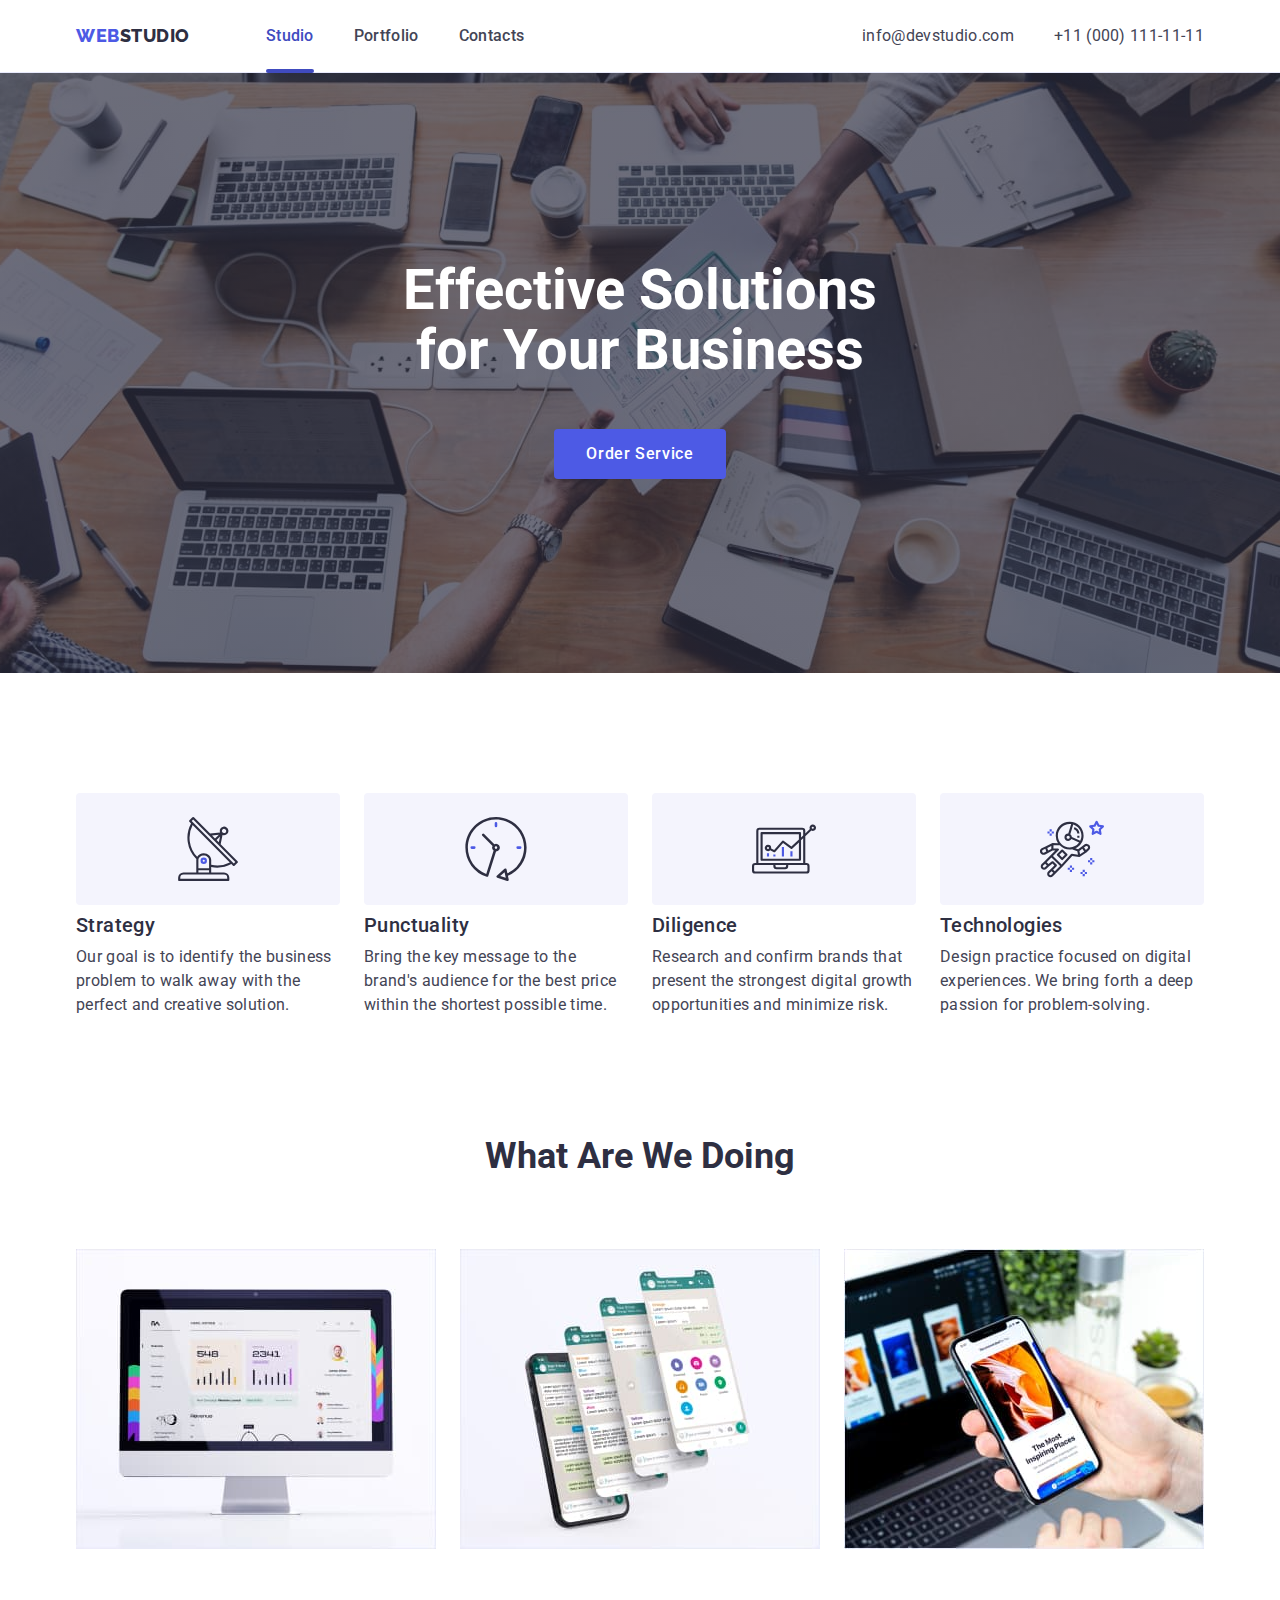
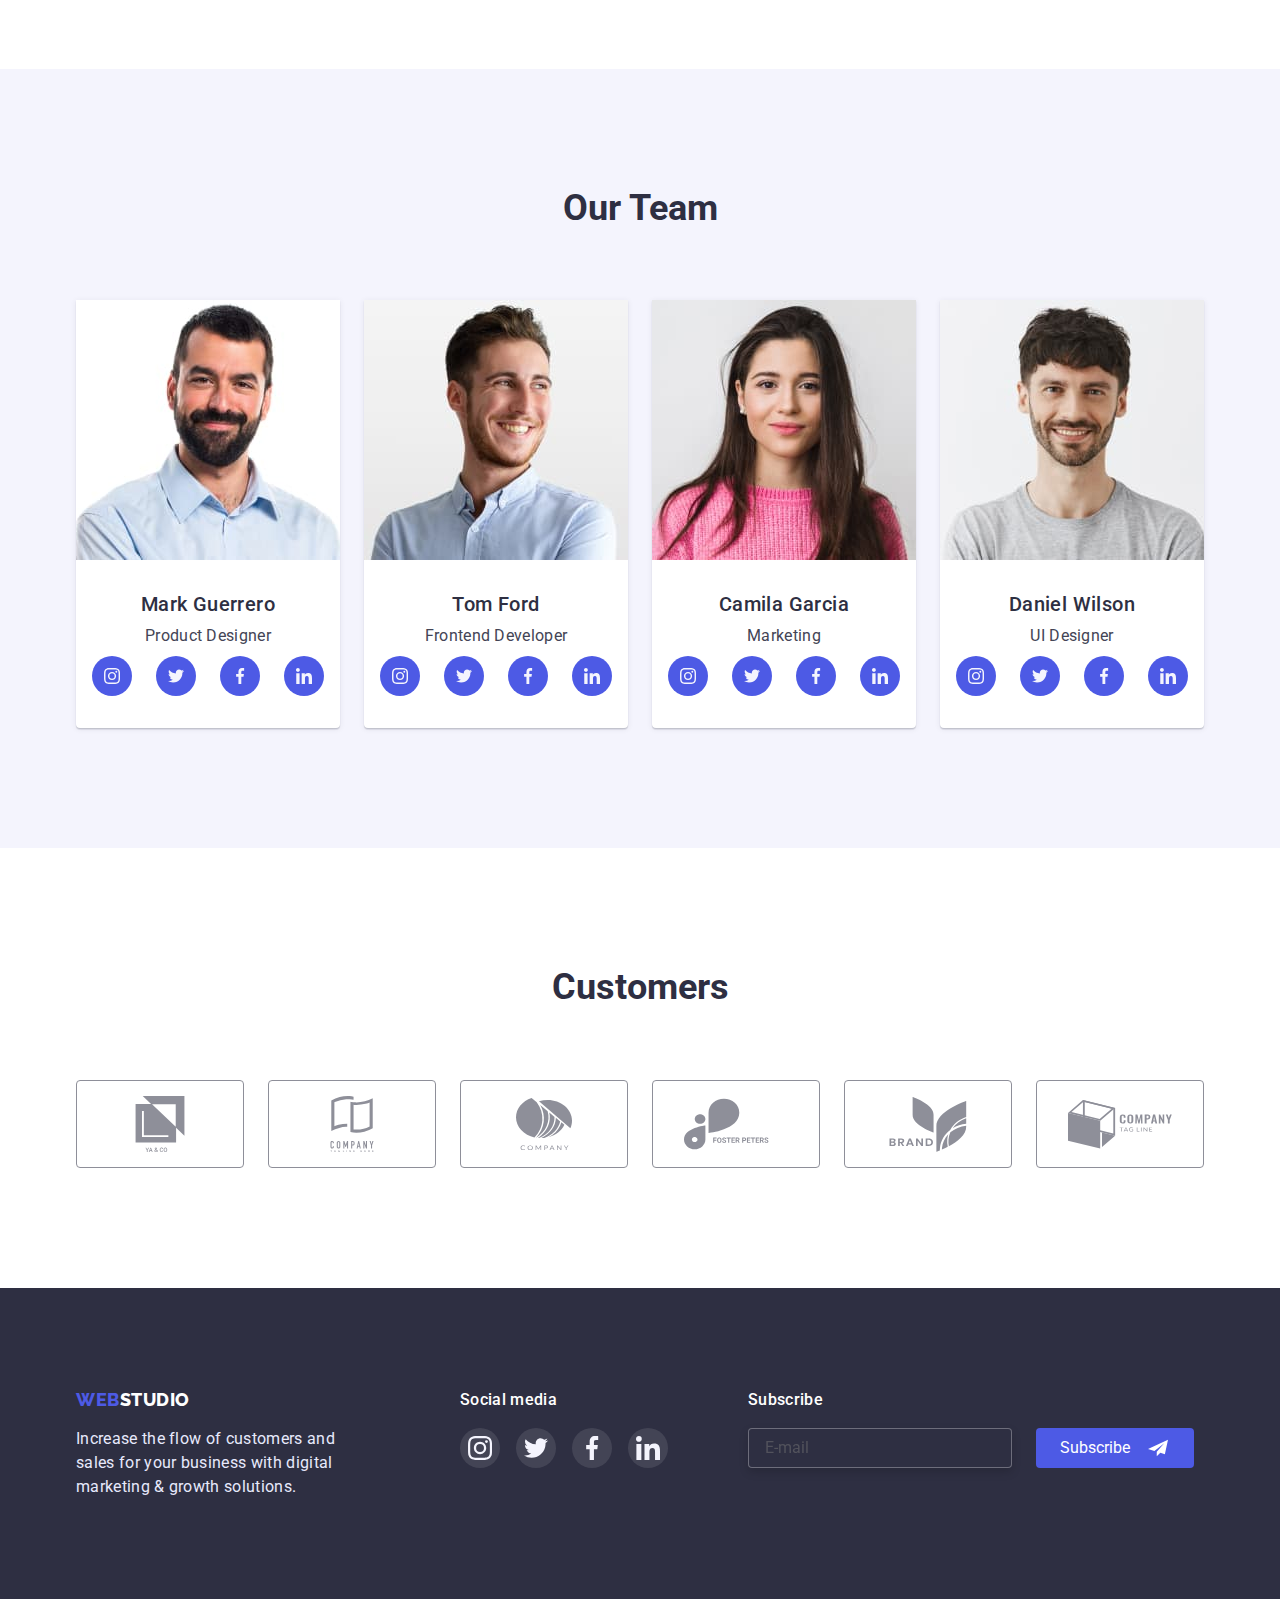
<file: index.html>
<!DOCTYPE html>
<html lang="en">

<head>
  <meta charset="UTF-8" />
  <meta http-equiv="X-UA-Compatible" content="IE=edge" />
  <meta name="viewport" content="width=device-width, initial-scale=1.0" />
  <title>Web-Studio</title>

  <link href="
  https://cdn.jsdelivr.net/npm/modern-normalize@1.1.0/modern-normalize.min.css
  " rel="stylesheet">

  <link rel="stylesheet" href="./css/styles.css">


  <!--font-family-->
  <link rel="preconnect" href="https://fonts.googleapis.com">
  <link rel="preconnect" href="https://fonts.gstatic.com" crossorigin>
  <link href="https://fonts.googleapis.com/css2?family=Raleway:wght@800&family=Roboto:wght@400;500;700;900&display=swap"
    rel="stylesheet">
</head>




<body>


  <!--head-->
  <header class="header">

    <div class="container header-container">

      <nav class="container-nav">
        <a href="./index.html" class="logo-second logo"> <span class="logo-fisrt">Web</span>Studio</a>
        <ul class="site-nav">
          <li> <a href="./index.html" class="nav-link current">Studio</a></li>
          <li> <a href="./portfolio.html" class="nav-link">Portfolio</a></li>
          <li> <a href="" class="nav-link">Contacts</a></li>
        </ul>
      </nav>


      <address>

        <ul class="address">
          <li>
            <a class="address-link" href="mailto:info@devstudio.com">info@devstudio.com </a>
          </li>
          <li>
            <a class="address-link" href="tel:+110001111111">+11 (000) 111-11-11</a>

          </li>
        </ul>

      </address>
    </div>
  </header>
  <!--content-->

  <!-- hero -->
  <main>
    <section class="hero">
      <div class="container">
        <h1 class="hero-title">Effective Solutions for Your Business</h1>
        <button type="button" class="button-hero" data-modal-open>Order Service</button>
      </div>

    </section>

    <!-- features -->
    <section class="features">
      <div class="container">


        <h2 class="visually-hidden">features</h2>
        <ul class="features-list">
          <li>

            <div class="icon-container">
              <svg class="svg-features">
                <use href="./images/icons.svg#icon-antenna">
                </use>
              </svg>
            </div>


            <h3 class="section-subtile">Strategy</h3>
            <p class="section-paragraph">Our goal is to identify the business
              problem to walk away with the perfect and creative solution.</p>
          </li>
          <li>

            <div class="icon-container">
              <svg class="svg-features">
                <use href="./images/icons.svg#icon-clock">

                </use>
              </svg>
            </div>


            <h3 class="section-subtile">Punctuality</h3>
            <p class="section-paragraph">Bring the key message to the brand's audience for the best price within the
              shortest possible
              time.</p>
          </li>
          <li>

            <div class="icon-container">
              <svg class="svg-features">
                <use href="./images/icons.svg#icon-diagram">

                </use>
              </svg>
            </div>


            <h3 class="section-subtile">Diligence</h3>
            <p class="section-paragraph">Research and confirm brands that present the strongest digital growth
              opportunities and minimize
              risk.</p>
          </li>
          <li>

            <div class="icon-container">
              <svg class="svg-features">
                <use href="./images/icons.svg#icon-astronaut">

                </use>
              </svg>
            </div>


            <h3 class="section-subtile">Technologies</h3>
            <p class="section-paragraph">Design practice focused on digital experiences. We bring forth a deep passion
              for
              problem-solving.</p>
          </li>
        </ul>
      </div>
    </section>

    <!-- about -->
    <section class="about">
      <div class="container">
        <h2 class="section-title">What are we doing</h2>
        <ul class="section-img">
          <li><img src="./images/computer-screen.jpg" alt="computer-screen" width="360" height="300">
          </li>
          <li><img src="./images/telephones.jpg" alt="telephones" width="360" height="300"></li>
          <li><img src="./images/laptop-and-phone.jpg" alt="laptop-and-phone" width="360" height="300"></li>
        </ul>
      </div>
    </section>
    <section class="team">
      <div class="container">
        <h2 class="section-title">Our Team</h2>
        <ul class="team-list">
          <li class="team-item"><img src="./images/Mark-Guerrero.jpg" alt=" Mark-Guerrero-Product-Designer" width="264"
              height="260">
            <h3 class="section-subtile">Mark Guerrero</h3>
            <p class="section-paragraph team-paragraph">Product Designer</p>

            <ul class="social-list">
              <li class="social-item">
                <a class="social-link" href="#">

                  <svg class="social-icon">
                    <use href="./images/icons.svg#icon-instagram"></use>
                  </svg>

                </a>
              </li>
              <li class="social-item">
                <a class="social-link" href="#">

                  <svg class="social-icon">
                    <use href="./images/icons.svg#icon-twitter"></use>
                  </svg>

                </a>
              </li>
              <li class="social-item">
                <a class="social-link" href="#">

                  <svg class="social-icon">
                    <use href="./images/icons.svg#icon-facebook"></use>
                  </svg>

                </a>
              </li>
              <li class="social-item">
                <a class="social-link" href="#">

                  <svg class="social-icon">
                    <use href="./images/icons.svg#icon-linkedin"></use>
                  </svg>

                </a>
              </li>
            </ul>
          </li>
          <li class="team-item"><img src="./images/Tom-Ford.jpg" alt=" Tom Ford Frontend Developer" width="264"
              height="260">
            <h3 class="section-subtile">Tom Ford</h3>
            <p class="section-paragraph team-paragraph">Frontend Developer</p>

            <ul class="social-list">
              <li class="social-item">
                <a class="social-link" href="#">

                  <svg class="social-icon">
                    <use href="./images/icons.svg#icon-instagram"></use>
                  </svg>

                </a>
              </li>
              <li class="social-item">
                <a class="social-link" href="#">

                  <svg class="social-icon">
                    <use href="./images/icons.svg#icon-twitter"></use>
                  </svg>

                </a>
              </li>
              <li class="social-item">
                <a class="social-link" href="#">

                  <svg class="social-icon">
                    <use href="./images/icons.svg#icon-facebook"></use>
                  </svg>

                </a>
              </li>
              <li class="social-item">
                <a class="social-link" href="#">

                  <svg class="social-icon">
                    <use href="./images/icons.svg#icon-linkedin"></use>
                  </svg>

                </a>
              </li>
            </ul>

          </li>
          <li class="team-item"><img src="./images/Camila-Garcia.jpg" alt="Camila Garcia Marketing" width="264"
              height="260">
            <h3 class="section-subtile">Camila Garcia</h3>
            <p class="section-paragraph team-paragraph">Marketing</p>

            <ul class="social-list">
              <li class="social-item">
                <a class="social-link" href="#">

                  <svg class="social-icon">
                    <use href="./images/icons.svg#icon-instagram"></use>
                  </svg>

                </a>
              </li>
              <li class="social-item">
                <a class="social-link" href="#">

                  <svg class="social-icon">
                    <use href="./images/icons.svg#icon-twitter"></use>
                  </svg>

                </a>
              </li>
              <li class="social-item">
                <a class="social-link" href="#">

                  <svg class="social-icon">
                    <use href="./images/icons.svg#icon-facebook"></use>
                  </svg>

                </a>
              </li>
              <li class="social-item">
                <a class="social-link" href="#">

                  <svg class="social-icon">
                    <use href="./images/icons.svg#icon-linkedin"></use>
                  </svg>

                </a>
              </li>
            </ul>


          </li>
          <li class="team-item"><img src="./images/Daniel-Wilson.jpg" alt="UI Designer" width="264" height="260">
            <h3 class="section-subtile">Daniel Wilson</h3>
            <p class="section-paragraph team-paragraph">UI Designer</p>

            <ul class="social-list">
              <li class="social-item">
                <a class="social-link" href="#">

                  <svg class="social-icon">
                    <use href="./images/icons.svg#icon-instagram"></use>
                  </svg>

                </a>
              </li>
              <li class="social-item">
                <a class="social-link" href="#">

                  <svg class="social-icon">
                    <use href="./images/icons.svg#icon-twitter"></use>
                  </svg>

                </a>
              </li>
              <li class="social-item">
                <a class="social-link" href="#">

                  <svg class="social-icon">
                    <use href="./images/icons.svg#icon-facebook"></use>
                  </svg>

                </a>
              </li>
              <li class="social-item">
                <a class="social-link">

                  <svg class="social-icon" href="#">
                    <use href="./images/icons.svg#icon-linkedin"></use>
                  </svg>

                </a>
              </li>
            </ul>

          </li>
        </ul>
      </div>
    </section>


    <!-- Customers -->
    <section class="Customers">
      <div class="container">

        <h3 class="section-title">Customers</h3>
        <ul class="customers-list">
          <li class="customers-item">
            <a class="customers-link" href="#">

              <svg class="svg-customers">
                <use href="./images/icons.svg#icon-Union"></use>
              </svg>

            </a>
          </li>

          <li class="customers-item">
            <a class="customers-link" href="#">

              <svg class="svg-customers">
                <use href="./images/icons.svg#icon-group"></use>
              </svg>

            </a>
          </li>

          <li class="customers-item">
            <a class="customers-link" href="#">

              <svg class="svg-customers">
                <use href="./images/icons.svg#icon-ya-co"></use>
              </svg>

            </a>
          </li>

          <li class="customers-item">
            <a class="customers-link" href="#">

              <svg class="svg-customers">
                <use href="./images/icons.svg#icon-company-t-h"></use>
              </svg>

            </a>
          </li>

          <li class="customers-item">
            <a class="customers-link" href="#">

              <svg class="svg-customers">
                <use href="./images/icons.svg#icon-company"></use>
              </svg>

            </a>
          </li>

          <li class="customers-item">
            <a class="customers-link" href="#">

              <svg class="svg-customers">
                <use href="./images/icons.svg#icon-logo"></use>
              </svg>

            </a>
          </li>
        </ul>
      </div>

    </section>



  </main>

  <!--footer-->
  <footer class="section-footer">
    <div class="container container-footer">
      <div class="footer-logo-p">
        <a href="./index.html" class="logo-second"> <span class="logo-fisrt">Web</span>Studio</a>

        <p class="footer-text">Increase the flow of customers and sales for your business with digital marketing &
          growth
          solutions.</p>
      </div>


      <div class="footer-social-media">
        <h4 class="footer-title">Social media</h4>

        <ul class="footer-social-list">
          <li class="footer-social-item">
            <a class="footer-social-link" href="#">

              <svg class="footer-social-icon">
                <use href="./images/icons.svg#icon-instagram"></use>
              </svg>

            </a>
          </li>
          <li class="footer-social-item">
            <a class="footer-social-link" href="#">

              <svg class="footer-social-icon">
                <use href="./images/icons.svg#icon-twitter"></use>
              </svg>

            </a>
          </li>
          <li class="footer-social-item">
            <a class="footer-social-link" href="#">

              <svg class="footer-social-icon">
                <use href="./images/icons.svg#icon-facebook"></use>
              </svg>

            </a>
          </li>
          <li class="footer-social-item">
            <a class="footer-social-link" href="#">

              <svg class="footer-social-icon">
                <use href="./images/icons.svg#icon-linkedin"></use>
              </svg>

            </a>
          </li>
        </ul>
      </div>

      <!-- Subscribe -->
      <div class="section-subscribe">

        <p class="subscribe-footer">Subscribe</p>

        <form action="">

          <div class="form-field-footer">

            <input class="input-footer" type="email" name="email" placeholder="E-mail">

            <button class="foter-button" type="submit">
              Subscribe

              <svg class="footer-icon-btn">
                <use href="./images/icons.svg#icon-send"></use>

              </svg>
            </button>

          </div>


      </div>




      </form>

    </div>
  </footer>


  <!-- modal-hero -->
  <div class="backdrop is-hidden" data-modal>
    <div class="modal">
      <button class="modal-close" type="button" data-modal-close>
        <div class="modal-item">
          <svg class="modal-icon">
            <use href="./images/icons.svg#icon-button-close"></use>
          </svg>
        </div>
      </button>

      <form action="">
        <p class="modal-paragraph">Leave your contacts and we will call you back</p>

        <div class="form-field">
          <label for="user-name">Name</label>

          <div class="input-svg">
            <input type="text" name="name" id="user-name" autofocus>

            <svg class="icon-form" height="18px" width="18px">
              <use href="./images/icons.svg#icon-name"></use>
            </svg>

          </div>

        </div>



        <div class="form-field">
          <label for="user-phone">Phone</label>

          <div class="input-svg">
            <input type="text" type="tel" name="tel" id="user-phone" pattern="^\+[0-9]{12}"
              title="Номер повинен складатися із 12 цифр">

            <svg class="icon-form" height="24px" width="18px">
              <use href="./images/icons.svg#icon-phone"></use>
            </svg>

          </div>
        </div>

        <div class="form-field">
          <label for="user-email">Email</label>

          <div class="input-svg">
            <input type="text" type="email" name="email" id="user-email">

            <svg class="icon-form" height="24px" width="18px">
              <use href="./images/icons.svg#icon-email"></use>
            </svg>

          </div>
        </div>


        <div class="form-field textarea">
          <label for="user-comment">Comment</label>
          <textarea name="comment" id="user-comment" placeholder="Text input"></textarea>
        </div>




        <label class="chechbox-label" for="privacy-policy">

          <div class="chechbox-container">
            <input class="chechbox" type="checkbox" name="privacy-policy" id="privacy-policy">


            <svg class="chechbox-icon" height="16px" width="16px">
              <use href="./images/icons.svg#icon-check-mark"></use>
            </svg>


            <span>I accept the terms and conditions of the</span>
            <a class="checkbox-link" href="#">Privacy Policy</a>

        </label>

      </form>

    </div>

    <button class="button-modal" type="submit">Send</button>

  </div>

  </div>


  <!-- script -->
  <script src="./js/modal.js"></script>

</body>

</html>
</file>
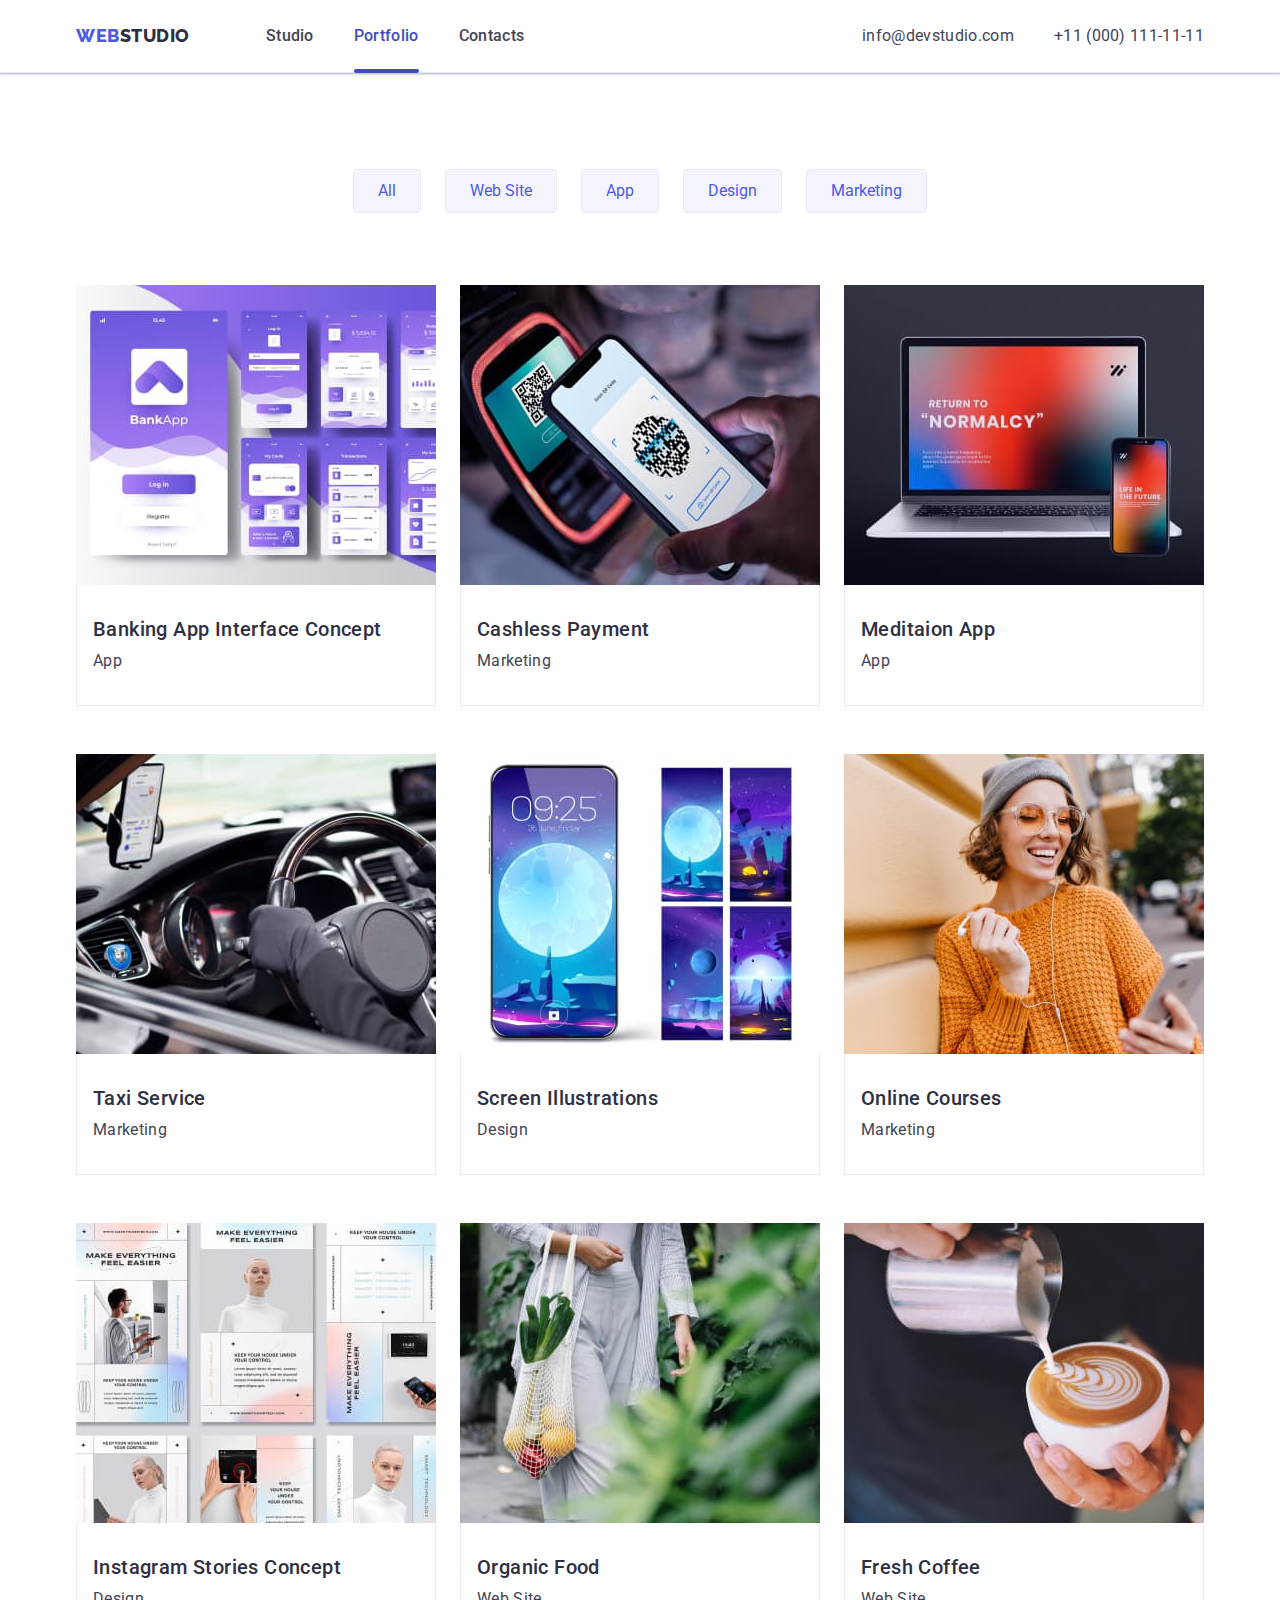
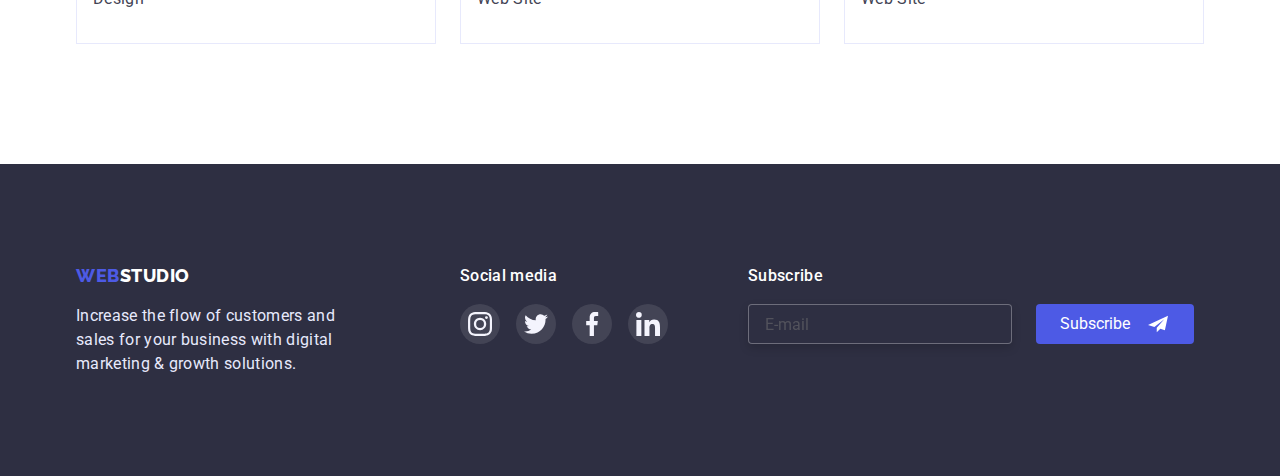
<file: portfolio.html>
<!DOCTYPE html>
<html lang="en">

<head>
    <meta charset="UTF-8">
    <meta http-equiv="X-UA-Compatible" content="IE=edge">
    <meta name="viewport" content="width=device-width, initial-scale=1.0">
    <title>Portfolio</title>

    <link href="
    https://cdn.jsdelivr.net/npm/modern-normalize@1.1.0/modern-normalize.min.css
    " rel="stylesheet">


    <link rel="stylesheet" href="./css/styles.css">

    <!--font-family-->
    <link rel="preconnect" href="https://fonts.googleapis.com">
    <link rel="preconnect" href="https://fonts.gstatic.com" crossorigin>
    <link
        href="https://fonts.googleapis.com/css2?family=Raleway:wght@800&family=Roboto:wght@400;500;700;900&display=swap"
        rel="stylesheet">
</head>



<body>

    <!--head-->
    <header class="header">

        <div class="container header-container">

            <nav class="container-nav">
                <a href="./index.html" class="logo-second logo"> <span class="logo-fisrt">Web</span>Studio</a>
                <ul class="site-nav">
                    <li> <a href="./index.html" class="nav-link">Studio</a></li>
                    <li> <a href="./portfolio.html" class="nav-link current">Portfolio</a></li>
                    <li> <a href="" class="nav-link">Contacts</a></li>
                </ul>
            </nav>


            <address>

                <ul class="address">
                    <li>
                        <a class="address-link" href="mailto:info@devstudio.com">info@devstudio.com </a>
                    </li>
                    <li>
                        <a class="address-link" href="tel:+110001111111">+11 (000) 111-11-11</a>

                    </li>
                </ul>

            </address>
        </div>
    </header>

    <main>


        <section class="portfolio">
            <div class="container">
                <h1 hidden>Job filter</h1>
                <ul class="list-filter">
                    <li><button type="button" class="button-filter">All</button>
                    </li>
                    <li><button type="button" class="button-filter">Web Site</button>
                    </li>
                    <li><button type="button" class="button-filter">App</button>
                    </li>
                    <li><button type="button" class="button-filter">Design</button>
                    </li>
                    <li><button type="button" class="button-filter">Marketing</button>
                    </li>
                </ul>


                <ul class="list-element-filter">
                    <li class="filter-item">
                        <a class="filter-link" href="">

                            <div class="container-servise-info">
                                <img src="./images/banking-app.jpg" alt="Banking App Interface Concept" width="360"
                                    height="300">
                                <div class="servise-info">
                                    <p>14 Stylish and User-Friendly App Design Concepts · Task Manager App · Calorie
                                        Tracker
                                        App · Exotic Fruit Ecommerce App ·
                                        Cloud Storage App</p>
                                </div>
                            </div>

                            <div class="project-container">
                                <h2 class="section-subtile">Banking App Interface Concept</h2>
                                <p class="section-paragraph">App</p>
                            </div>
                        </a>



                    </li>
                    <li class="filter-item">
                        <a class="filter-link" href="">

                            <div class="container-servise-info">
                                <img src="./images/cashless-payment.jpg" alt=" qr code payment by phone" width="360"
                                    height="300">
                                <div class="servise-info">
                                    <p>14 Stylish and User-Friendly App Design Concepts · Task Manager App · Calorie
                                        Tracker
                                        App · Exotic Fruit Ecommerce App ·
                                        Cloud Storage App</p>
                                </div>
                            </div>

                            <div class="project-container">
                                <h2 class="section-subtile">Cashless Payment</h2>
                                <p class="section-paragraph">Marketing</p>
                            </div>
                        </a>



                    </li>
                    <li class="filter-item">
                        <a class="filter-link" href="">
                            <div class="container-servise-info">

                                <img src="./images/meditation-app.jpg" alt="medetation app for phone and laptop"
                                    width="360" height="300">
                                <div class="servise-info">
                                    <p>14 Stylish and User-Friendly App Design Concepts · Task Manager App · Calorie
                                        Tracker
                                        App · Exotic Fruit Ecommerce App ·
                                        Cloud Storage App</p>
                                </div>
                            </div>

                            <div class="project-container">
                                <h2 class="section-subtile">Meditaion App</h2>
                                <p class="section-paragraph"> App</p>
                            </div>
                        </a>



                    </li>
                    <li class="filter-item">
                        <a class="filter-link" href="">

                            <div class="container-servise-info">
                                <img src="./images/taxi-service.jpg" alt="app for taxi in the car" width="360"
                                    height="300">
                                <div class="servise-info">
                                    <p>14 Stylish and User-Friendly App Design Concepts · Task Manager App · Calorie
                                        Tracker
                                        App · Exotic Fruit Ecommerce App ·
                                        Cloud Storage App</p>
                                </div>
                            </div>
                            <div class="project-container">
                                <h2 class="section-subtile">Taxi Service</h2>
                                <p class="section-paragraph"> Marketing</p>
                            </div>
                        </a>



                    </li>
                    <li class="filter-item">
                        <a class="filter-link" href="">

                            <div class="container-servise-info">
                                <img src="./images/screen-illustrations.jpg" alt="screen illustrations on the phone"
                                    width="360" height="300">
                                <div class="servise-info">
                                    <p>14 Stylish and User-Friendly App Design Concepts · Task Manager App · Calorie
                                        Tracker
                                        App · Exotic Fruit Ecommerce App ·
                                        Cloud Storage App</p>
                                </div>
                            </div>

                            <div class="project-container">
                                <h2 class="section-subtile">Screen Illustrations</h2>
                                <p class="section-paragraph">Design</p>
                            </div>
                        </a>




                    </li>
                    <li class="filter-item">
                        <a class="filter-link" href="">
                            <div class="container-servise-info">
                                <img src="./images/online-courses.jpg" alt="the girl conducts an online course"
                                    width="360" height="300">
                                <div class="servise-info">
                                    <p>14 Stylish and User-Friendly App Design Concepts · Task Manager App · Calorie
                                        Tracker
                                        App · Exotic Fruit Ecommerce App ·
                                        Cloud Storage App</p>
                                </div>
                            </div>

                            <div class="project-container">
                                <h2 class="section-subtile">Online Courses</h2>
                                <p class="section-paragraph"> Marketing</p>
                            </div>
                        </a>



                    </li>
                    <li class="filter-item">
                        <a class="filter-link" href="">
                            <div class="container-servise-info">
                                <img src="./images/inst-stories.jpg" alt="Instagram Stories Concept" width="360"
                                    height="300">
                                <div class="servise-info">
                                    <p>14 Stylish and User-Friendly App Design Concepts · Task Manager App · Calorie
                                        Tracker
                                        App · Exotic Fruit Ecommerce App ·
                                        Cloud Storage App</p>
                                </div>
                            </div>

                            <div class="project-container">
                                <h2 class="section-subtile">Instagram Stories Concept</h2>
                                <p class="section-paragraph">Design</p>
                            </div>
                        </a>



                    </li>
                    <li class="filter-item">
                        <a class="filter-link" href="">
                            <div class="container-servise-info">
                                <img src="./images/organic-food.jpg" alt="Organic Food" width="360" height="300">
                                <div class="servise-info">
                                    <p>14 Stylish and User-Friendly App Design Concepts · Task Manager App · Calorie
                                        Tracker
                                        App · Exotic Fruit Ecommerce App ·
                                        Cloud Storage App</p>
                                </div>
                            </div>

                            <div class="project-container">
                                <h2 class="section-subtile">Organic Food</h2>
                                <p class="section-paragraph">Web Site</p>
                            </div>
                        </a>



                    </li>
                    <li class="filter-item">
                        <a class="filter-link" href="">
                            <div class="container-servise-info">
                                <img src="./images/fresh-coffe.jpg" alt="making coffe" width="360" height="300">
                                <div class="servise-info">
                                    <p>14 Stylish and User-Friendly App Design Concepts · Task Manager App · Calorie
                                        Tracker
                                        App · Exotic Fruit Ecommerce App ·
                                        Cloud Storage App</p>
                                </div>
                            </div>

                            <div class="project-container">
                                <h2 class="section-subtile">Fresh Coffee</h2>
                                <p class="section-paragraph">Web Site</p>
                            </div>
                        </a>



                    </li>
                </ul>


            </div>

        </section>

    </main>



    <!--footer-->
    <footer class="section-footer">
        <div class="container container-footer">
            <div class="footer-logo-p">
                <a href="./index.html" class="logo-second"> <span class="logo-fisrt">Web</span>Studio</a>

                <p class="footer-text">Increase the flow of customers and sales for your business with digital marketing
                    &
                    growth
                    solutions.</p>
            </div>


            <div class="footer-social-media">
                <h4 class="footer-title">Social media</h4>

                <ul class="footer-social-list">
                    <li class="footer-social-item">
                        <a class="footer-social-link" href="#">

                            <svg class="footer-social-icon">
                                <use href="./images/icons.svg#icon-instagram"></use>
                            </svg>

                        </a>
                    </li>
                    <li class="footer-social-item">
                        <a class="footer-social-link" href="#">

                            <svg class="footer-social-icon">
                                <use href="./images/icons.svg#icon-twitter"></use>
                            </svg>

                        </a>
                    </li>
                    <li class="footer-social-item">
                        <a class="footer-social-link" href="#">

                            <svg class="footer-social-icon">
                                <use href="./images/icons.svg#icon-facebook"></use>
                            </svg>

                        </a>
                    </li>
                    <li class="footer-social-item">
                        <a class="footer-social-link" href="#">

                            <svg class="footer-social-icon">
                                <use href="./images/icons.svg#icon-linkedin"></use>
                            </svg>

                        </a>
                    </li>
                </ul>
            </div>

            <!-- Subscribe -->
            <div class="section-subscribe">

                <p class="subscribe-footer">Subscribe</p>

                <form action="">

                    <div class="form-field-footer">

                        <input class="input-footer" type="text" name="e-mail" placeholder="E-mail">

                        <button class="foter-button" type="submit">
                            Subscribe

                            <svg class="footer-icon-btn">
                                <use href="./images/icons.svg#icon-send"></use>

                            </svg>
                        </button>

                    </div>


            </div>




            </form>

        </div>
    </footer>





</body>

</html>
</file>
<file: css/styles.css>
html {
  box-sizing: border-box;
}

*,
*::before,
*::after {
  box-sizing: inherit;
}

:root {
  --white-color: #ffffff;
  --border-filter-color: #e7e9fc;
  --main-color: #434455;
  --background-color: #e5e5e5;
  --brend-color: #4d5ae5;
  --title-color: #2e2f42;
  --active-color: #404bbf;
  --background-color-team: #f4f4fd;
  --svg-item-color: #8e8f99;
  --active-color-footer: #31d0aa;
  --background-color-modal: #fcfcfc;
  --color-black: #000000;
  --color-placeholder: rgba(117, 117, 117, 0.5);
  --color-paragraph-checkbox: #757575;
}

body {
  font-family: 'Roboto', sans-serif;
  background-color: var(--white-color);
  font-size: 16px;
}

h1,
h2,
h3,
h4,
h5,
h6,
p,
ul {
  padding: 0;
  margin: 0;
}

ul {
  list-style: none;
}

img {
  display: block;
  max-width: 100%;
  height: auto;
}

.container {
  max-width: 1158px;
  padding: 0 15px;
  margin: 0 auto;
}

.visually-hidden {
  position: absolute;
  width: 1px;
  height: 1px;
  margin: -1px;
  border: 0;
  padding: 0;
  white-space: nowrap;
  clip-path: inset(100%);
  clip: rect(0 0 0 0);
  overflow: hidden;
}
/*header*/
.header {
  border-bottom: 1px solid var(--border-filter-color);
  box-shadow: 0px 2px 1px rgba(46, 47, 66, 0.08),
    0px 1px 1px rgba(46, 47, 66, 0.16), 0px 1px 6px rgba(46, 47, 66, 0.08);
}

.header-container {
  justify-content: space-between;

  display: flex;
  align-items: center;
}
.container-nav {
  align-items: center;
  display: flex;
}

.logo {
  margin-right: 76px;
}
.logo-fisrt {
  color: var(--brend-color);
}
.logo-second {
  gap: 76px;

  color: var(--title-color);
  font-family: 'Raleway';
  font-style: normal;
  font-weight: 800;
  font-size: 18px;
  line-height: 1.3;
  letter-spacing: 0.03em;
  text-transform: uppercase;
  text-decoration: none;
}

.site-nav {
  gap: 40px;
  display: flex;
}

.nav-link {
  position: relative;

  padding-top: 24px;
  padding-bottom: 24px;
  display: block;
  color: var(--main-color);
  text-decoration: none;
  font-weight: 500;
  line-height: 1.5;
  letter-spacing: 0.02em;

  transition-property: color;
  transition-duration: 250ms;
  transition-timing-function: cubic-bezier(0.4, 0, 0.2, 1);
}

.nav-link.current::after {
  position: absolute;
  bottom: -1px;
  left: 0;
  width: 100%;
  height: 4px;
  border-radius: 2px;
  content: '';
  background-color: currentColor;
}

.nav-link:hover,
.nav-link:focus {
  color: var(--active-color);
}

.site-nav .current {
  color: var(--active-color);
}
.site-nav.nav-link .carrent:active {
  color: var(--active-color);
}

.address {
  gap: 40px;
  display: flex;
  color: var(--main-color);
}
.address-link {
  color: var(--main-color);
  line-height: 1.5;
  letter-spacing: 0.02em;
  font-style: normal;
  text-decoration: none;
}

/*hero*/
.hero {
  padding: 188px 0px;
  height: 600px;
  max-width: 1440px;
  margin-left: auto;
  margin-right: auto;
  background-image: linear-gradient(
      rgba(46, 47, 66, 0.7),
      rgba(46, 47, 66, 0.7)
    ),
    url(../images/people-office.jpg);
  background-color: var(--title-color);

  text-align: center;
  background-repeat: no-repeat;
  background-position: center;
  background-size: cover;
}
.hero-title {
  width: 494px;
  margin-bottom: 48px;
  display: inline-block;

  color: var(--white-color);
  font-size: 56px;
  line-height: 1.07;
}
.button-hero {
  transition-property: background-color;
  transition-duration: 250ms;
  transition-timing-function: cubic-bezier(0.4, 0, 0.2, 1);

  padding: 16px 32px;
  display: flex;
  margin-left: auto;
  margin-right: auto;
  background: var(--brend-color);
  color: var(--white-color);
  border: 1px;
  border-radius: 4px;
  font-weight: 500;

  letter-spacing: 0.04em;
  cursor: pointer;
}

.button-hero:hover,
.button-hero:focus {
  background-color: var(--active-color);
}
/*section-features */
.features {
  padding-top: 120px;
}

.features-list > li {
  width: calc((100% - 72px) / 4);
}

.features-list {
  gap: 24px;
  display: flex;
}

.icon-container {
  display: flex;
  justify-content: center;
  align-items: center;
  width: 264px;
  height: 112px;
  margin-bottom: 8px;
  border-radius: 4px;

  background-color: var(--background-color-team);
}

.svg-features {
  width: 64px;
  height: 64px;
}
.section-subtile {
  margin-bottom: 8px;

  color: var(--title-color);
  font-weight: 500;
  font-size: 20px;
  line-height: 1.2;
  letter-spacing: 0.02em;
}
.section-paragraph {
  color: var(--main-color);

  line-height: 1.5;
  letter-spacing: 0.02em;
}

/*section-What are we doing*/

.about {
  padding-top: 120px;
  padding-bottom: 120px;
}

.team {
  padding: 120px 0px;
  background: var(--background-color-team);
}
.section-title {
  text-align: center;
  margin-bottom: 72px;

  color: var(--title-color);
  font-size: 36px;
  line-height: 1.1;

  text-transform: capitalize;
}

.section-img {
  display: flex;
  gap: 24px;
}

/*team*/
.team-item {
  padding-bottom: 32px;
  background-color: var(--white-color);
  box-shadow: 0px 1px 6px rgba(46, 47, 66, 0.08),
    0px 1px 1px rgba(46, 47, 66, 0.16), 0px 2px 1px rgba(46, 47, 66, 0.08);
  border-radius: 0px 0px 4px 4px;
}

.team-item > img {
  margin-bottom: 32px;
}

.team-paragraph {
  margin-bottom: 8px;
}

.team-list {
  gap: 24px;
  display: flex;
}

.team-list {
  text-align: center;
}

/*social-icon*/
.social-list {
  justify-content: center;
  gap: 24px;
  display: flex;
}

.social-item {
  width: 40px;
  height: 40px;
}

.social-link {
  transition-property: background-color;
  transition-duration: 250ms;
  transition-timing-function: cubic-bezier(0.4, 0, 0.2, 1);

  display: flex;
  align-items: center;
  justify-content: center;
  border-radius: 50%;
  width: 100%;
  height: 100%;
  background-color: var(--brend-color);
  fill: var(--background-color-team);
}

.social-link:hover,
.social-link:focus {
  background-color: var(--active-color);
}

.social-icon {
  width: 16px;
  height: 16px;
}

/*customers*/

.Customers {
  padding-top: 120px;
  padding-bottom: 120px;
}

.customers-list {
  gap: 24px;
  display: flex;
}

.customers-item {
  width: 168px;
}

.customers-link:hover,
.customers-link:focus {
  border-color: var(--active-color);
  fill: var(--active-color);
}

.customers-link {
  transition-property: fill, border-color;
  transition-duration: 250ms;
  transition-timing-function: cubic-bezier(0.4, 0, 0.2, 1);

  display: flex;
  justify-content: center;
  align-items: center;
  width: 100%;
  height: 88px;
  fill: var(--svg-item-color);

  border: 1px solid var(--svg-item-color);
  border-radius: 4px;
}

.svg-customers {
  width: 104px;
  height: 56px;
}

/* modal-hero */

.backdrop {
  transition-property: opacity, transform, background-color, visibility;
  transition-duration: 250ms;
  transition-timing-function: cubic-bezier(0.4, 0, 0.2, 1);

  position: fixed;
  top: 0;
  left: 0;

  display: flex;
  align-items: center;
  justify-content: center;

  width: 100%;
  height: 100%;
  padding: 20px 0;

  background-color: rgba(46, 47, 66, 0.4);
}

.backdrop.is-hidden {
  opacity: 0;
  visibility: hidden;
  pointer-events: none;
}

.modal {
  transition-property: transform;
  transition-duration: 250ms;
  transition-timing-function: cubic-bezier(0.4, 0, 0.2, 1);

  position: relative;

  padding: 72px 24px 24px;
  width: 100%;
  height: 100%;
  max-width: 408px;
  max-height: 584px;

  background-color: var(--background-color-modal);
  box-shadow: 0px 1px 1px rgba(0, 0, 0, 0.14), 0px 1px 3px rgba(0, 0, 0, 0.12),
    0px 2px 1px rgba(0, 0, 0, 0.2);
  border-radius: 4px;
}

.backdrop.is-hidden .modal {
  transform: scale(0);
}

.modal-close {
  transition-property: background-color;
  transition-duration: 250ms;
  transition-timing-function: cubic-bezier(0.4, 0, 0.2, 1);

  position: absolute;
  top: 24px;
  right: 24px;
  cursor: pointer;

  padding: 0;
  margin: 0;
  border-radius: 50%;
  border: 1px solid rgba(0, 0, 0, 0.1);

  background-color: var(--border-filter-color);
}

.modal-close:hover,
.modal-close:focus {
  background-color: var(--active-color);
  fill: var(--white-color);
}

.modal-item {
  display: flex;
  align-items: center;
  justify-content: center;

  width: 24px;
  height: 24px;
}

.modal-icon {
  width: 8px;
  height: 8px;
}

.modal-paragraph {
  text-align: center;

  color: var(--title-color);

  margin-bottom: 16px;

  font-weight: 500;
  line-height: 1.5;
}

/* form-modal-hero */

.form-field {
  display: flex;
  flex-direction: column;

  margin-bottom: 8px;
}

.form-field label {
  color: var(--svg-item-color);
  margin-bottom: 4px;

  font-size: 12px;
  line-height: 1.16;
  letter-spacing: 0.01em;
}

.form-field input {
  transition-property: border;
  transition-duration: 250ms;
  transition-timing-function: cubic-bezier(0.4, 0, 0.2, 1);

  width: 100%;
  height: 40px;

  padding: 0 0 0 38px;

  border: 1px solid rgba(33, 33, 33, 0.2);
  border-radius: 4px;
}

.form-field textarea {
  transition-property: border;
  transition-duration: 250ms;
  transition-timing-function: cubic-bezier(0.4, 0, 0.2, 1);

  display: block;

  width: 100%;
  height: 120px;
  padding: 8px 0 0 16px;
}

.form-field textarea::placeholder {
  color: var(--color-placeholder);

  font-size: 12px;
  line-height: 1.17;
  letter-spacing: 0.04em;
}

.form-field input:focus {
  border-color: var(--brend-color);
  outline: none;
}

.input-svg input:focus + svg {
  fill: var(--brend-color);
}

.input-svg {
  position: relative;
}

.icon-form {
  transition-property: fill;
  transition-duration: 250ms;
  transition-timing-function: cubic-bezier(0.4, 0, 0.2, 1);

  position: absolute;
  top: 50%;
  left: 16px;

  transform: translateY(-50%);

  fill: var(--title-color);
}

.textarea {
  margin-bottom: 16px;
}

textarea {
  resize: none;

  border: 1px solid rgba(33, 33, 33, 0.2);
  border-radius: 4px;
}

textarea:focus {
  border-color: var(--brend-color);
  outline: none;
}

.button-modal {
  transition-property: background-color;
  transition-duration: 250ms;
  transition-timing-function: cubic-bezier(0.4, 0, 0.2, 1);

  justify-content: center;
  align-items: center;

  padding: 16px 32px;
  display: flex;
  margin-left: auto;
  margin-right: auto;
  width: 169px;
  height: 56px;

  background: var(--brend-color);
  color: var(--white-color);
  border: 1px;
  border-radius: 4px;
  font-weight: 500;
  font-size: 16px;
  line-height: 1.5;

  letter-spacing: 0.04em;
  cursor: pointer;
}

.button-modal:hover,
.button-modal:focus {
  background: var(--active-color);
}
/* chechbox */

.chechbox-container {
  display: flex;
  align-items: center;

  margin-bottom: 24px;
}

.chechbox-container > span {
  margin-left: 6px;
}

.chechbox {
  appearance: none;
}

.chechbox-icon {
  transition-property: background-color;
  transition-duration: 250ms;
  transition-timing-function: cubic-bezier(0.4, 0, 0.2, 1);

  border: 1.25px solid var(--title-color);
  border-radius: 2px;
}

.chechbox:checked + .chechbox-icon {
  border: 1.25px;

  fill: var(--background-color-team);
  background-color: var(--active-color);
}

.chechbox-label {
  align-items: center;

  color: var(--color-paragraph-checkbox);

  font-size: 12px;
  line-height: 1.17;
  letter-spacing: 0.04em;
}

.checkbox-link {
  color: var(--brend-color);
}

/*portfolio*/

.portfolio {
  padding-top: 96px;
  padding-bottom: 120px;
}

.list-filter {
  gap: 24px;
  justify-content: center;
  display: flex;

  margin-bottom: 72px;
}
.button-filter {
  transition-property: color, background-color, box-shadow;
  transition-duration: 250ms;
  transition-timing-function: cubic-bezier(0.4, 0, 0.2, 1);

  padding: 12px 24px 12px 24px;
  background: #f4f4fd;
  cursor: pointer;
  border: 1px solid #e7e9fc;
  border-radius: 4px;
  color: var(--brend-color);
}
.button-filter:hover,
.button-filter:focus {
  background-color: var(--active-color);
  color: var(--white-color);
  box-shadow: 0px 3px 1px rgba(0, 0, 0, 0.1), 0px 2px 1px rgba(0, 0, 0, 0.08),
    0px 2px 2px rgba(0, 0, 0, 0.12);

  border-color: var(--active-color);
}

.button-filter-text:hover,
.button-filter-text:focus {
  color: var(--white-color);
}

.list-element-filter {
  gap: 48px 24px;

  display: flex;
  flex-wrap: wrap;
}

.filter-item {
  width: 360px;
}

.filter-link {
  transition-property: box-shadow;
  transition-duration: 250ms;
  transition-timing-function: cubic-bezier(0.4, 0, 0.2, 1);

  display: block;
  text-decoration: none;
}

.filter-link:hover,
.filter-link:focus {
  box-shadow: 0px 1px 6px rgba(46, 47, 66, 0.08),
    0px 1px 1px rgba(46, 47, 66, 0.16), 0px 2px 1px rgba(46, 47, 66, 0.08);
}

.container-servise-info {
  position: relative;
  overflow: hidden;
}

.servise-info {
  transition-property: opacity, transform;
  transition-duration: 250ms;
  transition-timing-function: cubic-bezier(0.4, 0, 0.2, 1);

  position: absolute;
  top: 0;
  left: 0;
  width: 100%;
  height: 100%;
  transform: translatey(100%);

  padding: 20px 32px;

  background-color: var(--brend-color);
  color: var(--background-color-team);
  line-height: 1.5;
  letter-spacing: 0.02em;
}

.filter-link:hover .servise-info,
.filter-link:focus .servise-info {
  transform: translatey(0);
}

.project-container {
  padding-top: 32px;
  padding-bottom: 32px;
  padding-left: 16px;

  border-left: 1px solid var(--border-filter-color);
  border-right: 1px solid var(--border-filter-color);
  border-bottom: 1px solid var(--border-filter-color);
}

/*footer-text*/
.section-footer {
  padding-top: 100px;
  padding-bottom: 100px;
  background-color: var(--title-color);
}

.container-footer {
  display: flex;
  background-color: var(--title-color);
}

.footer-logo-p {
  display: block;
  margin-right: 120px;
}
.footer-text {
  max-width: 264px;
  color: #e7e9fc;
  line-height: 1.5;
  letter-spacing: 0.02em;
}
.section-footer .logo-second {
  margin-bottom: 16px;
  display: block;
  color: var(--white-color);
}

.block-footer > a {
  padding-bottom: 16px;
}

/*social-footer*/

.footer-social-media {
  display: block;

  margin-right: 80px;
}

.footer-title {
  margin-bottom: 16px;
  font-weight: 500;
  line-height: 1.5;
  letter-spacing: 0.02em;
  color: var(--white-color);
}

.footer-social-list {
  justify-content: center;
  gap: 16px;
  display: flex;
}
.footer-social-item {
  width: 40px;
  height: 40px;
}
.footer-social-link {
  transition-property: background-color;
  transition-duration: 250ms;
  transition-timing-function: cubic-bezier(0.4, 0, 0.2, 1);

  display: flex;
  align-items: center;
  justify-content: center;
  border-radius: 50%;
  width: 100%;
  height: 100%;
  fill: var(--background-color-team);
  background-color: rgba(255, 255, 255, 0.1);
}

.footer-social-link:hover,
.footer-social-link:focus {
  background-color: var(--active-color-footer);
}

.footer-social-icon {
  width: 24px;
  height: 24px;
}

/* subscribe-footer */

.section-subscribe {
  max-width: 453px;
}

.subscribe-footer {
  margin-bottom: 16px;

  color: var(--white-color);

  font-weight: 500;
  line-height: 1.5;
  letter-spacing: 0.02em;
}

.form-field-footer {
  display: flex;
}

.form-field-footer input::placeholder {
  color: var(--color-placeholder);
}

.input-footer {
  border: 1px solid rgba(255, 255, 255, 0.3);
  background-color: var(--title-color);
  filter: drop-shadow(0px 4px 4px rgba(0, 0, 0, 0.15));

  border-radius: 4px;
  margin-right: 24px;
  padding-left: 16px;

  color: var(--border-filter-color);

  height: 40px;
  width: 264px;
}

input::placeholder {
  padding: 8px 0 8px 0px;
}

.foter-button {
  transition-property: background-color;
  transition-duration: 250ms;
  transition-timing-function: cubic-bezier(0.4, 0, 0.2, 1);

  cursor: pointer;

  display: flex;
  align-items: center;

  padding: 0 24px 0 24px;
  border-radius: 4px;

  fill: var(--white-color);
  color: var(--white-color);
  background-color: var(--brend-color);

  height: 40px;
  border: 0px;
}

.foter-button:hover,
.foter-button:focus {
  background-color: var(--active-color);
}

.footer-icon-btn {
  margin-left: 16px;
  width: 24px;
  height: 20px;
}
</file>
